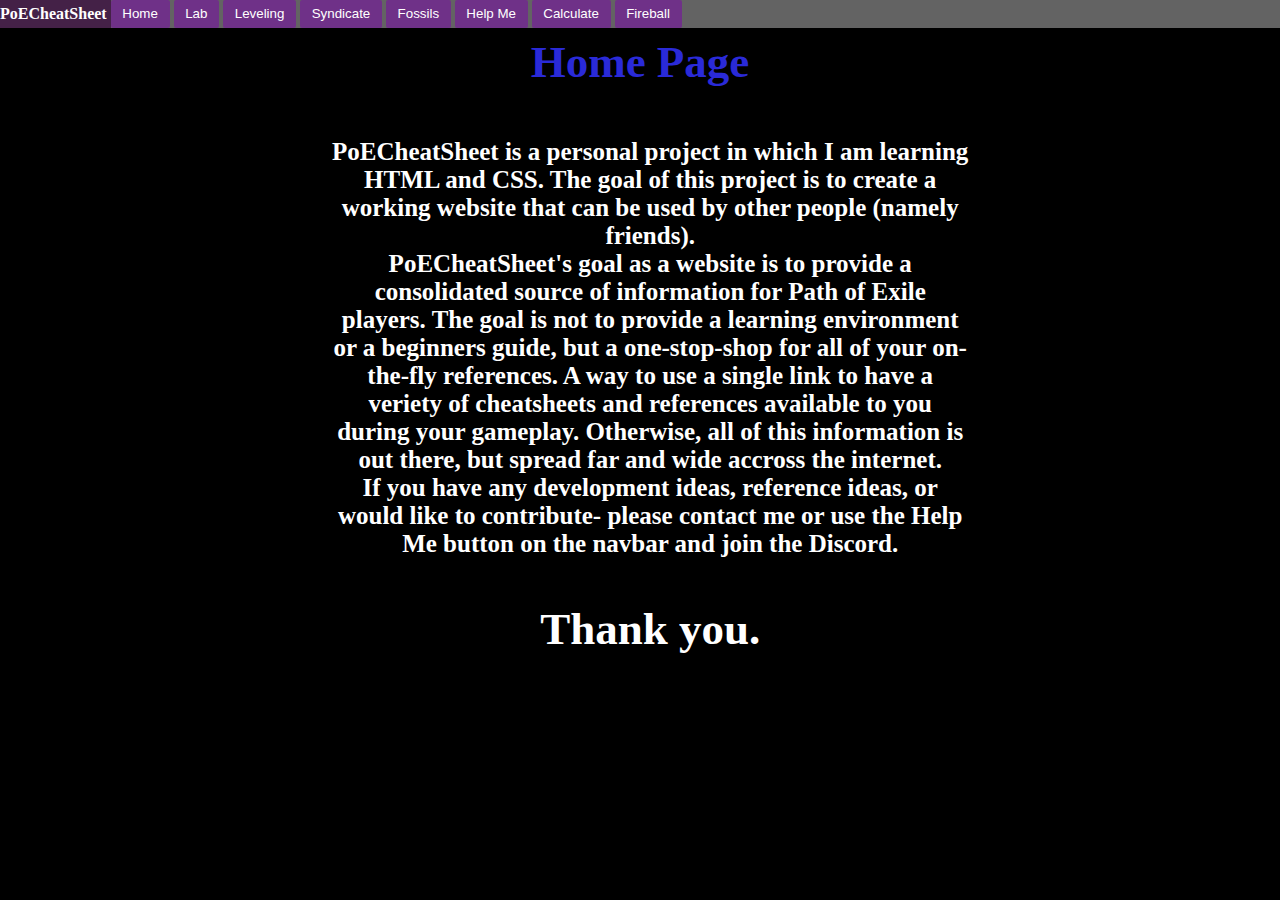
<file: index.html>
<!DOCTYPE html>
<html lang="en">

<head>
  <meta name="google-site-verification" content="Tm1PQWECHXl9LMDbqMh-3xh-y-qtCpIj15t1S1kDEHQ" />
  <title>THE BLIGHT</title>
  <!--  <link rel="stylesheet" href="./styles/lab.css">*/ -->
  <link rel="stylesheet" href="./styles/button.css">
  <link rel="stylesheet" href="./styles/navbar.css">
  <meta charset="utf-8">


  <style>
    body {
      background: url(https://web.poecdn.com/image/layout/blight-bg.jpg?1568172500905);
      background-color: black;
      color: rgb(255, 255, 255);
      font-weight: bold;
      font-family: 'Times New Roman', Times, serif;
    }

    .h1 {
      font-weight: bolder;
      font-size: 45px;
      color: #2a2ad8;
      text-align: center;
      margin-top: 4vh;
    }

    .box {
      background: transparent;
      border: 15px solid rgba(32, 32, 32, 0);
      padding: 4vw;
      margin-left: 20vw;
      text-align: center;
      font-size: 25px;
      padding-top: 10px;
      width: 50vw;
      height: 75vh;
    }

    .thick {
      font-weight: bolder;
      font-size: 45px;
      color: white
    }
  </style>

</head>

<body>

  <div class="navbar">

    <span class="navbarthing">
      PoECheatSheet
    </span>

    <button onclick="location.href='./index.html'"> Home</button>
    <button onclick="location.href='./lab.html'">Lab</button>
    <button onclick="location.href='./leveling.html'">Leveling</button>
    <button onclick="location.href='./syndicate.html'">Syndicate</button>
    <button onclick="location.href='./fossils.html'">Fossils </button>
    <button onclick="location.href='./help.html'"> Help Me </button>
    <button onclick="location.href='./poecalc.html'"> Calculate </button>
    <button onclick="location.href='./fireball.html'"> Fireball</button>
  </div>


  <div class="h1">Home Page</div>

  <div class="box">

    <p>PoECheatSheet is a personal project in which I am learning HTML and CSS. The goal of this project
      is to create a working website that can be used by other people (namely friends).

      <br>

      PoECheatSheet's goal as a website is to provide a consolidated source of information for Path of Exile players.
      The goal is not to provide a learning environment or a beginners guide, but a one-stop-shop for all of your
      on-the-fly references. A way to use a single link to have a veriety of cheatsheets and references available to
      you during your gameplay. Otherwise, all of this information is out there, but spread far and wide accross the
      internet.
      <br>

      If you have any development ideas, reference ideas, or would like to contribute- please contact me or use the
      Help Me button on the navbar and join the Discord.

      <br>
    </p>
    <p class="thick">Thank you.
    </p>
  </div>

</body>
<!-- This should all be neatly formatted and written now. Potential for extraneous code, but should be easy to read. -->

</html>
</file>
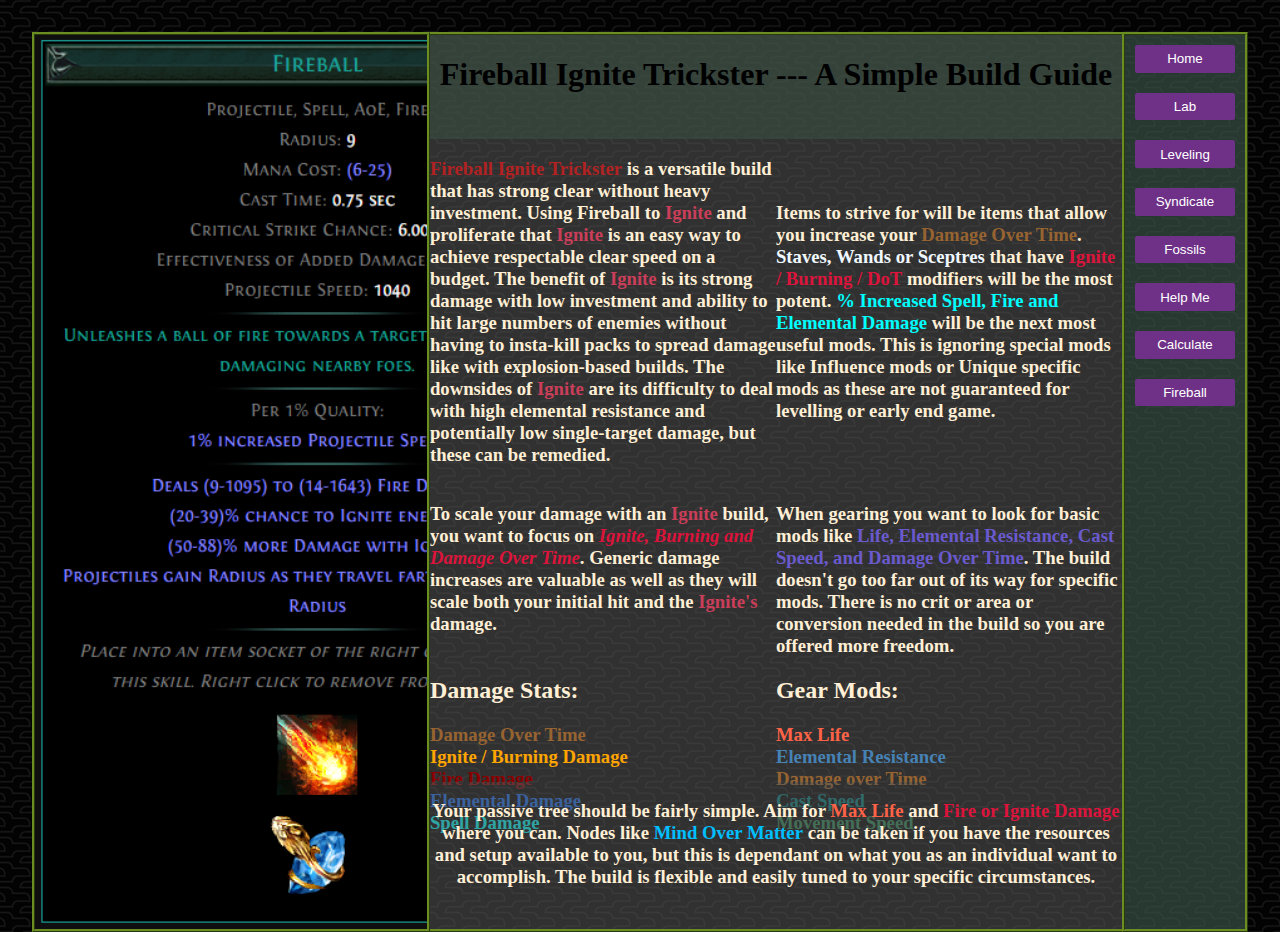
<file: fireball.html>
<!DOCTYPE html>

    <head>
        <meta charset="utf-8">
        <meta http-equiv="X-UA-Compatible" content="IE=edge">
        <title>Fireball</title>
        <meta name="description" content="">
        <meta name="viewport" content="width=device-width, initial-scale=1">
        <link rel="stylesheet" href="./styles/gridtest.css">
        <link rel="stylesheet" href="./styles/button2.css">
    </head>
    <body>
   <div class="parent">
        <div class="header">
            <h1>
                Fireball Ignite Trickster --- A Simple Build Guide
            </h1>
        </div>
        <div class="main">

        <div class="m1">
            <h3>
                <b style="color: firebrick"> Fireball Ignite Trickster</b> is a versatile build that has strong clear without heavy investment. Using Fireball to <b style="color: rgb(202, 62, 90);">Ignite</b> and proliferate that <b style="color: rgb(202, 62, 90);">Ignite</b> is an
                easy way to achieve respectable clear speed on a budget. The benefit of <b style="color: rgb(202, 62, 90);">Ignite</b> is its strong damage with low investment and ability to hit large numbers of
                enemies without having to insta-kill packs to spread damage like with explosion-based builds. The downsides of <b style="color:rgb(202, 62, 90);">Ignite</b> are its difficulty to deal with high
                elemental resistance and potentially low single-target damage, but these can be remedied.
            </h3>
        </div>

        <div class="m2">
            <h3>
                Items to strive for will be items that allow you increase your <b style="color:rgb(151, 100, 49);">Damage Over Time</b>. <b style="color: aliceblue;">Staves, Wands or Sceptres</b> that have <b style="color:crimson">Ignite / Burning / DoT</b> modifiers will be the most potent.<b style="color: cyan;"> % Increased Spell, Fire and Elemental Damage</b> will be the next most useful mods. This is ignoring special mods like Influence mods or Unique specific mods as these are not guaranteed for levelling or early end game. 
            </h3>
        </div>

        <div class="m3">
            <h3>
                To scale your damage with an <b style="color: rgb(202, 62, 90) ;">Ignite</b> build, you want to focus on <i style="color: crimson;">Ignite, Burning and Damage Over Time</i>. Generic damage increases are valuable as well as they will scale both your initial hit and the <b style="color: rgb(202, 62, 90) ;">Ignite's</b> damage.
                <br>
                <br>
            </h3>
                 <h2>
                Damage Stats:<br>
                </h2>   
                <h3>  
                    <b style="color:rgb(151, 100, 49);">Damage Over Time</b><br>
                    <b style="color:orange;">Ignite / Burning Damage</b><br>
                    <b style="color:darkred;">Fire Damage</b><br>
                    <b style="color: rgb(25, 112, 241);">Elemental Damage</b><br>
                    <b style="color: cyan;">Spell Damage</b><br>
                 
                </h3>
        </div>

        <div class="m4">
            <h3>
                When gearing you want to look for basic mods like <b style="color:slateblue;"> Life, Elemental Resistance, Cast Speed, and Damage Over Time</b>. The build doesn't go too far out of its way for specific mods. There is no crit or area or conversion needed in the build so you are offered more freedom.
            </p>
            <h2>
                Gear Mods:
            </h3>
            <h3>
                <b style="color: tomato;">Max Life</b><br>
                <b style="color: steelblue;">Elemental Resistance</b><br>
                <b style="color:rgb(151, 100, 49);"> Damage over Time</b><br>
                <b style="color: teal;">Cast Speed</b><br>
                <b style="color: seagreen;"> Movement Speed</b><br>
            </h3>
        </div>





        </div>
        <div class="right">
            <div class="box">
                <button onclick="location.href='./index.html'"> Home</button>
                <button onclick="location.href='./lab.html'">Lab</button>
                <button onclick="location.href='./leveling.html'">Leveling</button>
                <button onclick="location.href='./syndicate.html'">Syndicate</button>
                <button onclick="location.href='./fossils.html'">Fossils </button>
                <button onclick="location.href='./help.html'"> Help Me </button>
                <button onclick="location.href='./poecalc.html'"> Calculate </button>
                <button onclick="location.href='./fireball.html'"> Fireball</button>
            </div>

        </div>
        <div class="footer">
            <div class="box">
                <h3>
                    Your passive tree should be fairly simple. Aim for <b style="color: tomato;">Max Life</b> and <b style="color: crimson;"> Fire or Ignite Damage</b> where you can. Nodes like <b style="color: deepskyblue;"> Mind Over Matter</b> can be taken if you have the resources and setup available to you, but this is dependant on what you as an individual want to accomplish. The build is flexible and easily tuned to your specific circumstances.<br> <br>
        
                </h3>
            </div>
        </div>
        <div class="left">

        </div>


   </div>


    </body>
</html>
</file>
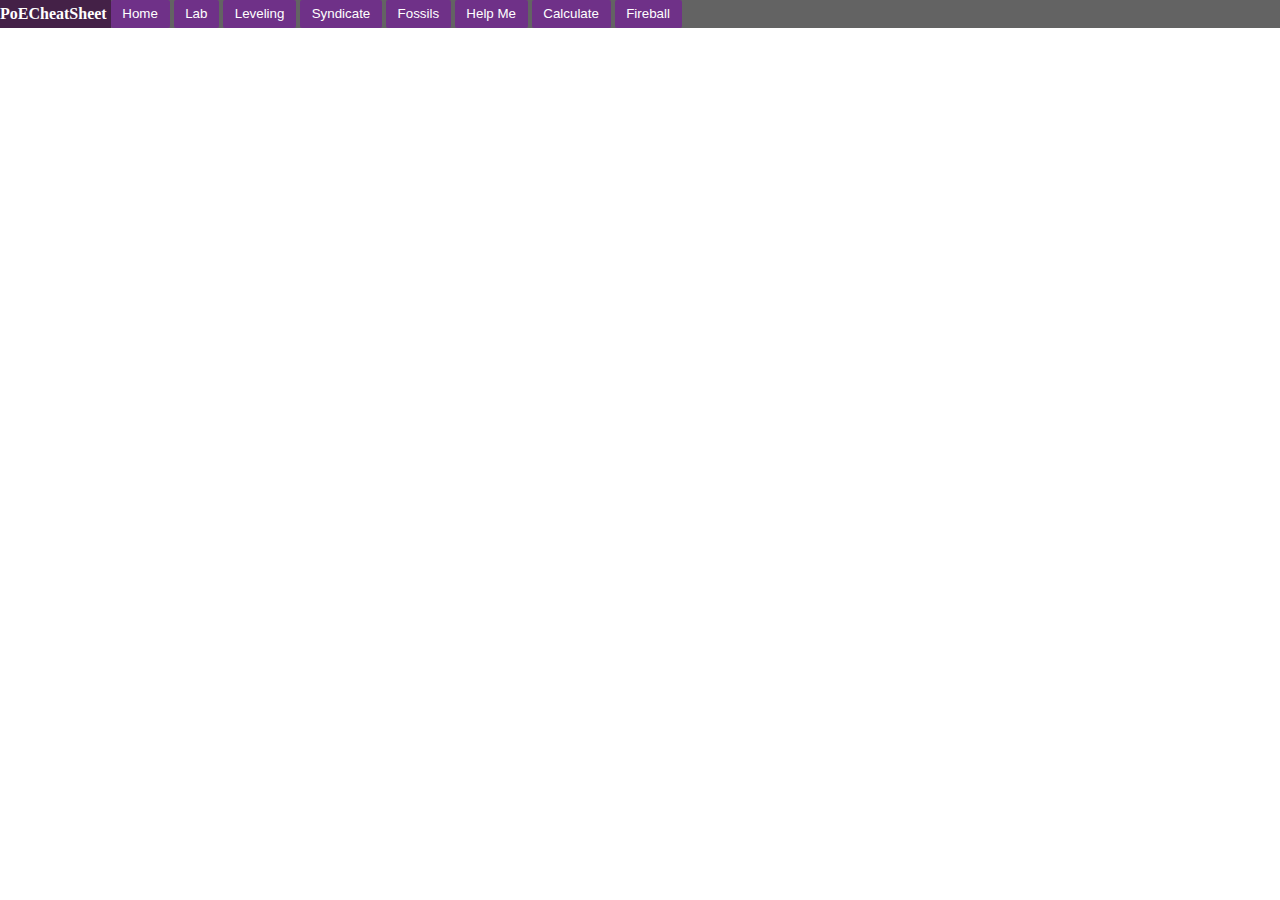
<file: help.html>
<!DOCTYPE html>
<html lang="en">

<head>
  <title>HELP</title>

  <link rel="stylesheet" href="./styles/button.css">
  <link rel="stylesheet" href="./styles/navbar.css">
  <link rel="stylesheet" href="./styles/lab.css">
  <meta charset="utf-8">
  <style>
    body {
      background: url("https://web.poecdn.com/image/layout/blight-bg.jpg?1568172500905");
      color: white;
      font-weight: bold;
    }
  </style>
</head>

<body>

  <div class="navbar">

    <span class="navbarthing">
      PoECheatSheet
    </span>

    <button onclick="location.href='./index.html'"> Home</button>
    <button onclick="location.href='./lab.html'">Lab</button>
    <button onclick="location.href='./leveling.html'">Leveling</button>
    <button onclick="location.href='./syndicate.html'">Syndicate</button>
    <button onclick="location.href='./fossils.html'">Fossils </button>
    <button onclick="location.href='./help.html'"> Help Me </button>
    <button onclick="location.href='./poecalc.html'"> Calculate </button>
    <button onclick="location.href='./fireball.html'"> Fireball</button>
  </div>
  <div class="box">
    <h1>This is the Help page.</h1>

    <p>If you would like to help, please contact me or join me through the link below.</p>



    <iframe src="https://discordapp.com/widget?id=618550292803354645&theme=dark" width="350" height="500" frameborder="0"></iframe>

  </div>



</body>

</html>
</file>
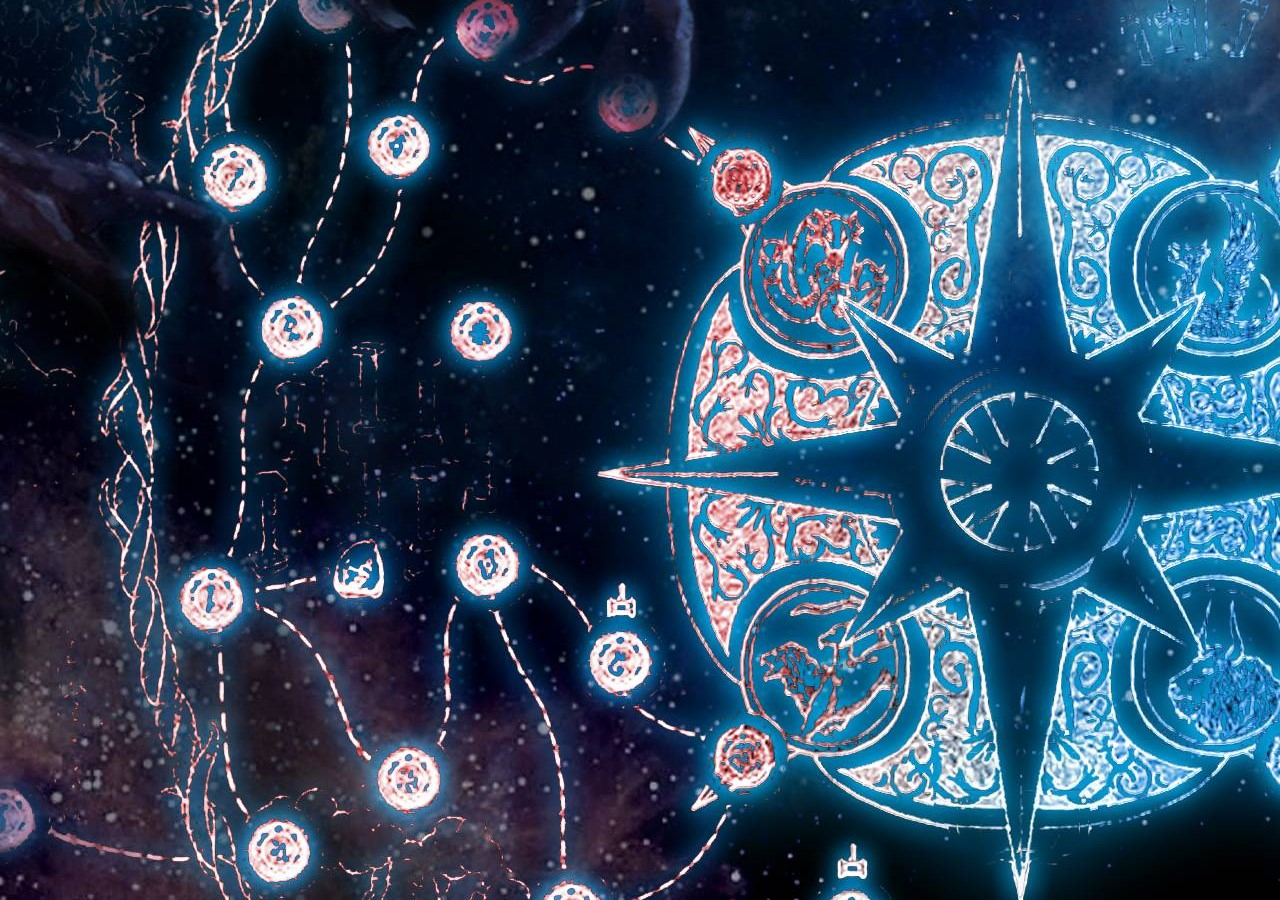
<file: Lab.html>
<!DOCTYPE html>
<html lang="en">

<header>
        <title>Lab</title>
        <style>
        body {  
            text-align: center;
            background: url(./images/poewp.jpg);
            color: rgb(18, 21, 230);
        }
        </style>

</header>















</html>
</file>
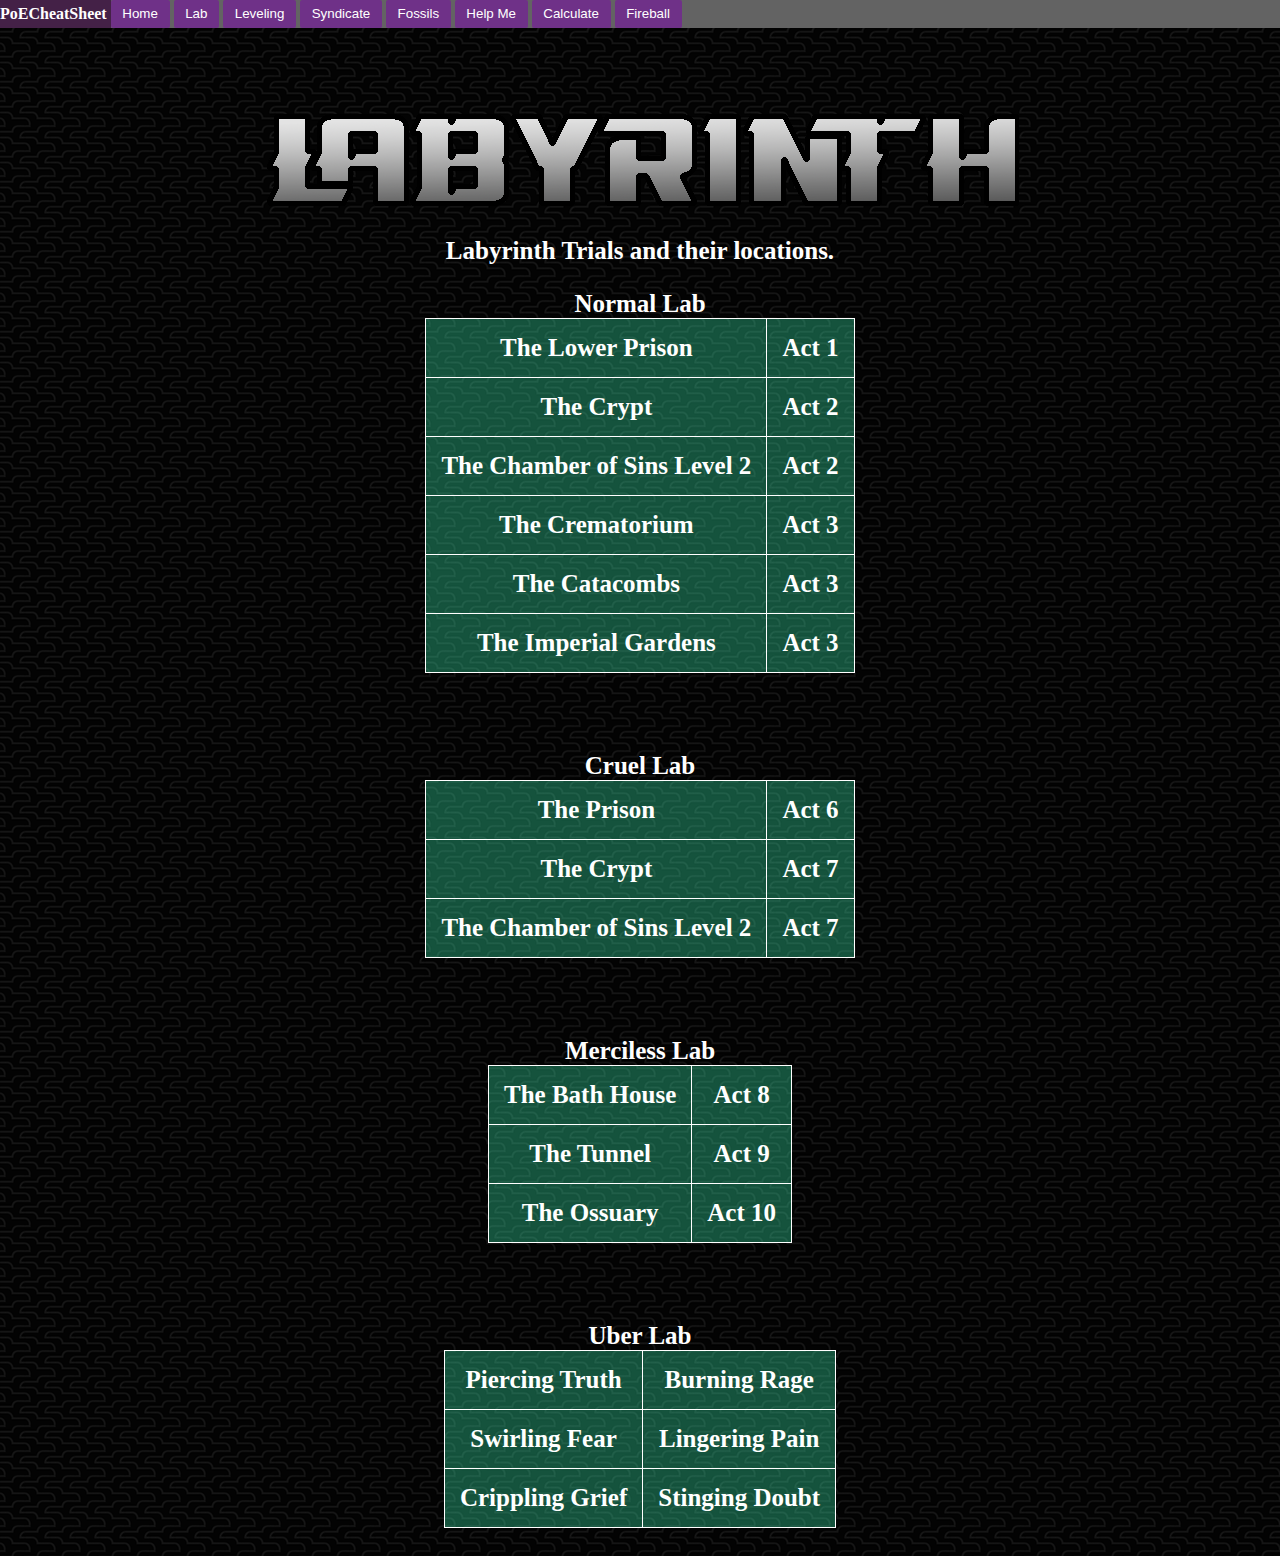
<file: lab.html>
<!DOCTYPE html>
<html lang="en">

<head>
    <title>Lab</title>
    <link rel="stylesheet" href="./styles/button.css">
    <link rel="stylesheet" href="./styles/navbar.css">
    <link rel="stylesheet" href="./styles/lab.css">
    <link rel="stylesheet" href="./styles/table.css">
    <meta charset="utf-8">
    <style>
        body {

            background: url(./images/beanstalk-dark.png);
        }

        .image {
            margin-left: 0vw;

        }
    </style>
</head>

<body>
    <div class="navbar">

        <span class="navbarthing">
            PoECheatSheet
        </span>

        <button onclick="location.href='./index.html'"> Home</button>
        <button onclick="location.href='./lab.html'">Lab</button>
        <button onclick="location.href='./leveling.html'">Leveling</button>
        <button onclick="location.href='./syndicate.html'">Syndicate</button>
        <button onclick="location.href='./fossils.html'">Fossils </button>
        <button onclick="location.href='./help.html'"> Help Me </button>
        <button onclick="location.href='./poecalc.html'"> Calculate </button>
        <button onclick="location.href='./fireball.html'"> Fireball</button>
    </div>

    <div class="box">


        <img src="./images/testlab.png" alt="logo" class='image'>

        <p><strong>Labyrinth Trials and their locations.</strong></p>


        <table class="center">
            <caption>Normal Lab</caption>

            <tr>
                <td>The Lower Prison</td>
                <td>Act 1</td>
            </tr>

            <tr>
                <td>The Crypt</td>
                <td>Act 2</td>
            </tr>

            <tr>
                <td>The Chamber of Sins Level 2</td>
                <td>Act 2</td>
            </tr>

            <tr>
                <td>The Crematorium</td>
                <td>Act 3</td>
            </tr>

            <tr>
                <td>The Catacombs</td>
                <td>Act 3</td>
            </tr>

            <tr>
                <td>The Imperial Gardens</td>
                <td>Act 3</td>
            </tr>

        </table>

        <pre>
        </pre>

        <table class="center">
            <caption>Cruel Lab</caption>

            <tr>
                <td>The Prison</td>
                <td>Act 6</td>

            </tr>
            <tr>
                <td>The Crypt</td>
                <td>Act 7</td>

            </tr>
            <tr>
                <td>The Chamber of Sins Level 2</td>
                <td>Act 7</td>

            </tr>
        </table>

        <pre>
            </pre>


        <table class="center">
            <caption>Merciless Lab</caption>

            <tr>
                <td>The Bath House</td>
                <td>Act 8</td>

            </tr>
            <tr>
                <td>The Tunnel</td>
                <td>Act 9</td>

            </tr>
            <tr>
                <td>The Ossuary</td>
                <td>Act 10</td>

        </table>
        <pre>
            </pre>

        <table class="center">
            <caption>Uber Lab</caption>

            <tr>
                <td>Piercing Truth</td>
                <td>Burning Rage</td>

            </tr>
            <tr>
                <td>Swirling Fear</td>
                <td>Lingering Pain</td>

            </tr>
            <tr>
                <td>Crippling Grief</td>
                <td>Stinging Doubt</td>
            </tr>
        </table>

        <br>

    </div>

    </div>


</body>














</html>
</file>
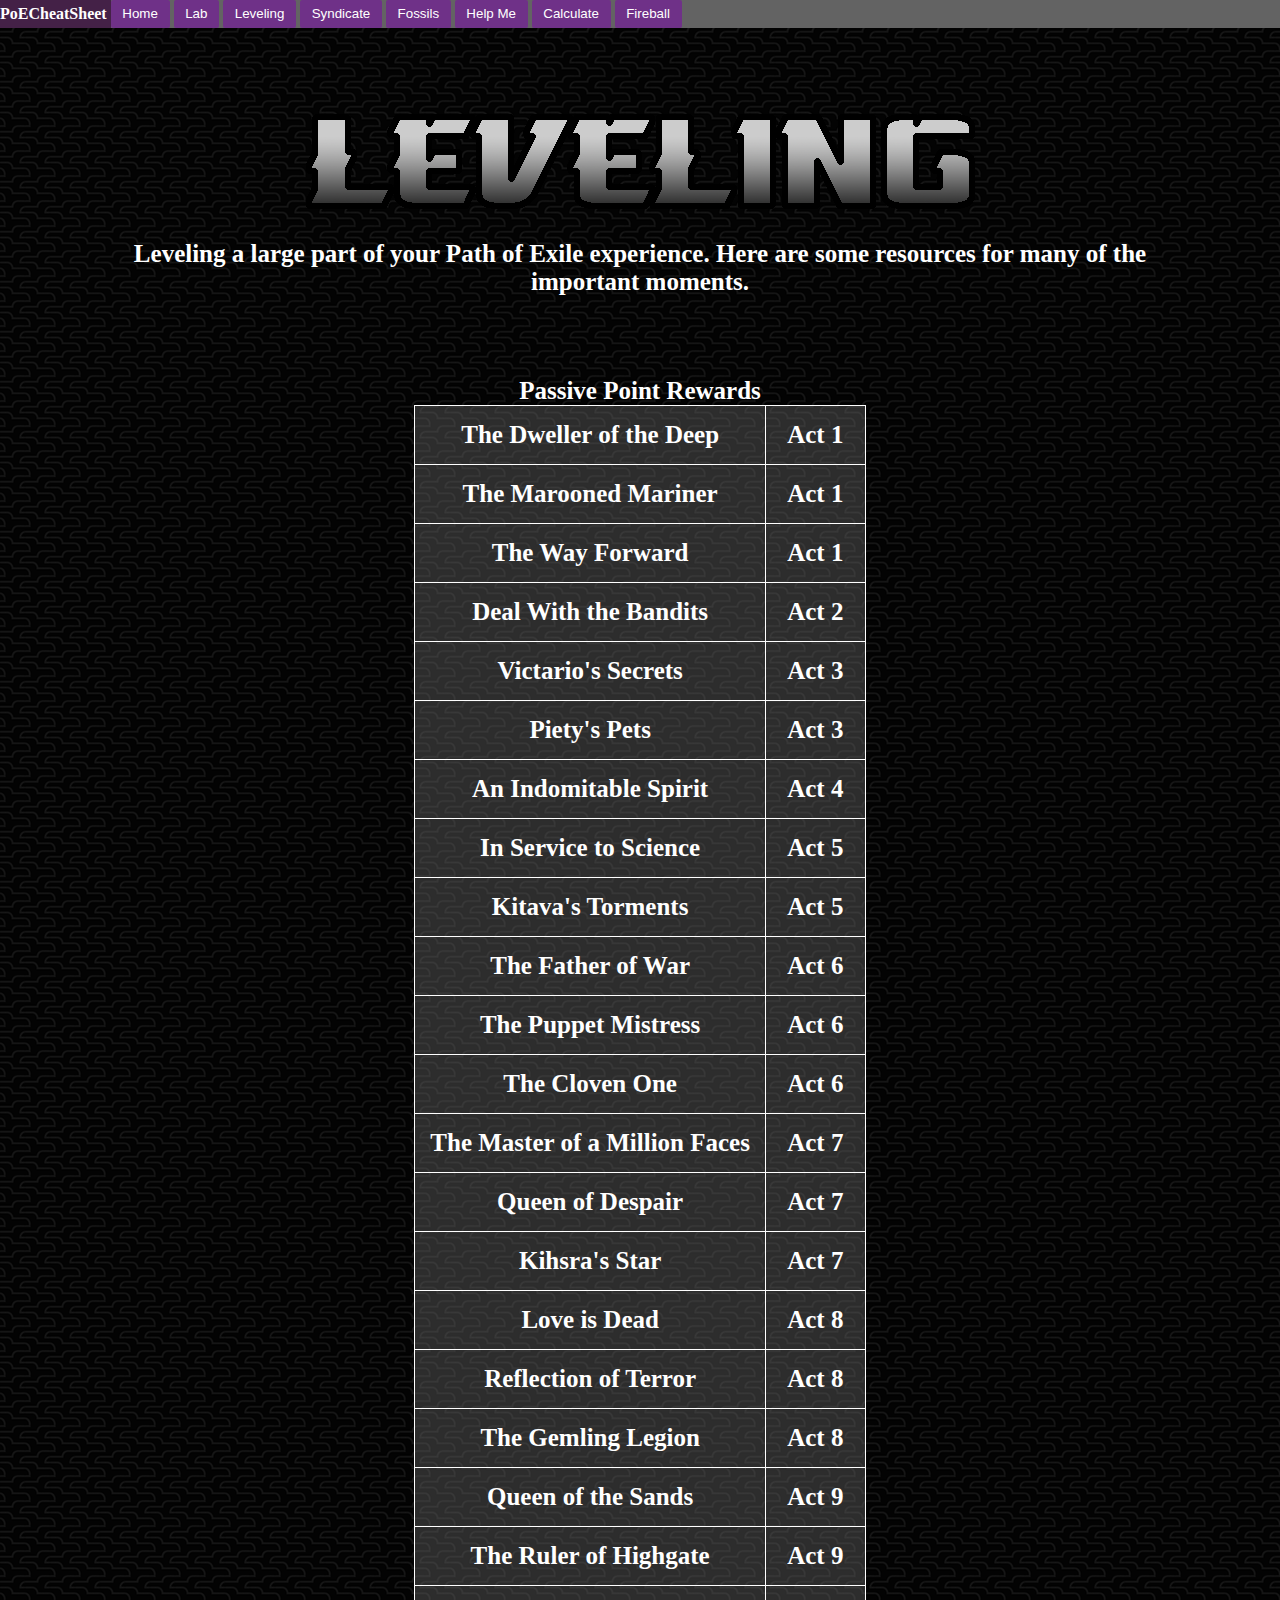
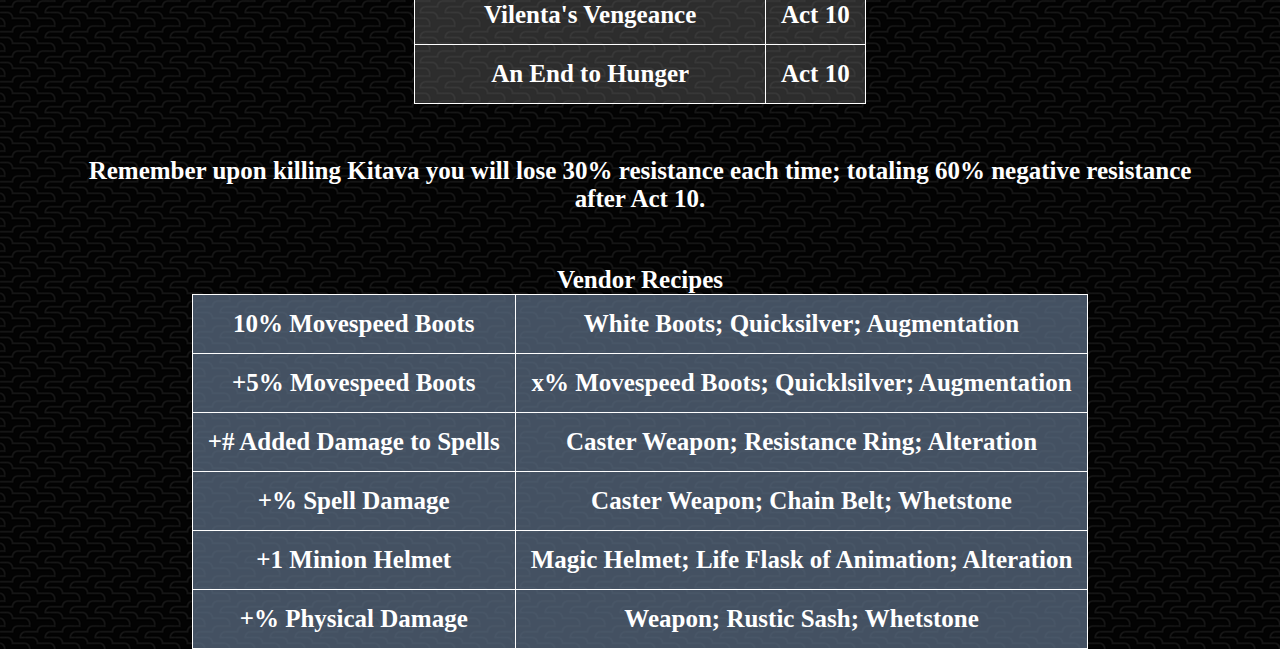
<file: leveling.html>
<!DOCTYPE html>
<html lang="en">

<head>
    <link rel="stylesheet" href="./styles/navbar.css">
    <link rel="stylesheet" href="./styles/button.css">
    <link rel="stylesheet" href="./styles/table.css">
    <link rel="stylesheet" href="./styles/lab.css">
    <meta charset="utf-8">
    <title>Leveling</title>

    <style>
        body {
            background: url(./images/beanstalk-dark.png);
            color: white;
            font-weight: bold;
            margin-top: 4vh;
        }

        .image {
            margin-left: 0;
        }

        table,
        th,
        td {
            background-color: rgba(104, 104, 104, 0.24);
        }

        .tablebackground,
        .tablebackground>*:not(caption) {
            background-color: rgba(86, 111, 145, 0.418) !important;
        }
    </style>


</head>

<body>
    <div class="navbar">

        <span class="navbarthing">
            PoECheatSheet
        </span>

        <button onclick="location.href='./index.html'"> Home</button>
        <button onclick="location.href='./lab.html'">Lab</button>
        <button onclick="location.href='./leveling.html'">Leveling</button>
        <button onclick="location.href='./syndicate.html'">Syndicate</button>
        <button onclick="location.href='./fossils.html'">Fossils </button>
        <button onclick="location.href='./help.html'"> Help Me </button>
        <button onclick="location.href='./poecalc.html'"> Calculate </button>
        <button onclick="location.href='./fireball.html'"> Fireball</button>
    </div>

    <div class="box">

        <img src="./images/leveling.png" alt="leveling">

        <p>Leveling a large part of your Path of Exile experience. Here are some resources for many of the important
            moments.</p>

        <br>
        <br>

        <table class="center">
            <caption>Passive Point Rewards</caption>

            <tr>
                <td>The Dweller of the Deep</td>
                <td>Act 1</td>

            </tr>
            <tr>
                <td>The Marooned Mariner</td>
                <td>Act 1</td>

            </tr>
            <tr>
                <td>The Way Forward</td>
                <td>Act 1</td>

            </tr>
            <tr>
                <td>Deal With the Bandits</td>
                <td>Act 2</td>

            </tr>
            <tr>
                <td>Victario's Secrets</td>
                <td>Act 3</td>

            </tr>
            <tr>
                <td>Piety's Pets</td>
                <td>Act 3</td>
            </tr>
            <tr>
                <td>An Indomitable Spirit</td>
                <td>Act 4</td>

            </tr>
            <tr>
                <td>In Service to Science</td>
                <td>Act 5</td>

            </tr>
            <tr>
                <td>Kitava's Torments</td>
                <td>Act 5</td>

            </tr>
            <tr>
                <td>The Father of War</td>
                <td>Act 6</td>

            </tr>
            <tr>
                <td>The Puppet Mistress</td>
                <td>Act 6</td>

            </tr>
            <tr>
                <td>The Cloven One</td>
                <td>Act 6</td>
            </tr>
            <tr>
                <td>The Master of a Million Faces</td>
                <td>Act 7</td>

            </tr>
            <tr>
                <td>Queen of Despair</td>
                <td>Act 7</td>

            </tr>
            <tr>
                <td>Kihsra's Star</td>
                <td>Act 7</td>

            </tr>
            <tr>
                <td>Love is Dead</td>
                <td>Act 8</td>

            </tr>
            <tr>
                <td>Reflection of Terror</td>
                <td>Act 8</td>

            </tr>
            <tr>
                <td>The Gemling Legion</td>
                <td>Act 8</td>
            </tr>

            <tr>
                <td>Queen of the Sands</td>
                <td>Act 9</td>

            </tr>
            <tr>
                <td>The Ruler of Highgate</td>
                <td>Act 9</td>

            </tr>
            <tr>
                <td>Vilenta's Vengeance</td>
                <td>Act 10</td>

            </tr>
            <tr>
                <td>An End to Hunger</td>
                <td>Act 10</td>
        </table>


        <br>

        <p>Remember upon killing Kitava you will lose 30% resistance each time; totaling 60% negative resistance
            after Act 10.</p>

        <br>





        <table class="tablebackground center">

            <caption>Vendor Recipes</caption>

            <tr>
                <td>10% Movespeed Boots</td>
                <td>White Boots; Quicksilver; Augmentation</td>

            </tr>
            <tr>
                <td>+5% Movespeed Boots</td>
                <td>x% Movespeed Boots; Quicklsilver; Augmentation</td>

            </tr>
            <tr>
                <td>+# Added Damage to Spells</td>
                <td>Caster Weapon; Resistance Ring; Alteration</td>

            </tr>
            <tr>
                <td>+% Spell Damage</td>
                <td>Caster Weapon; Chain Belt; Whetstone</td>

            </tr>
            <tr>
                <td>+1 Minion Helmet</td>
                <td>Magic Helmet; Life Flask of Animation; Alteration</td>

            </tr>
            <tr>
                <td>+% Physical Damage</td>
                <td>Weapon; Rustic Sash; Whetstone</td>
            </tr>
        </table>
    </div>

</body>

</html>
</file>
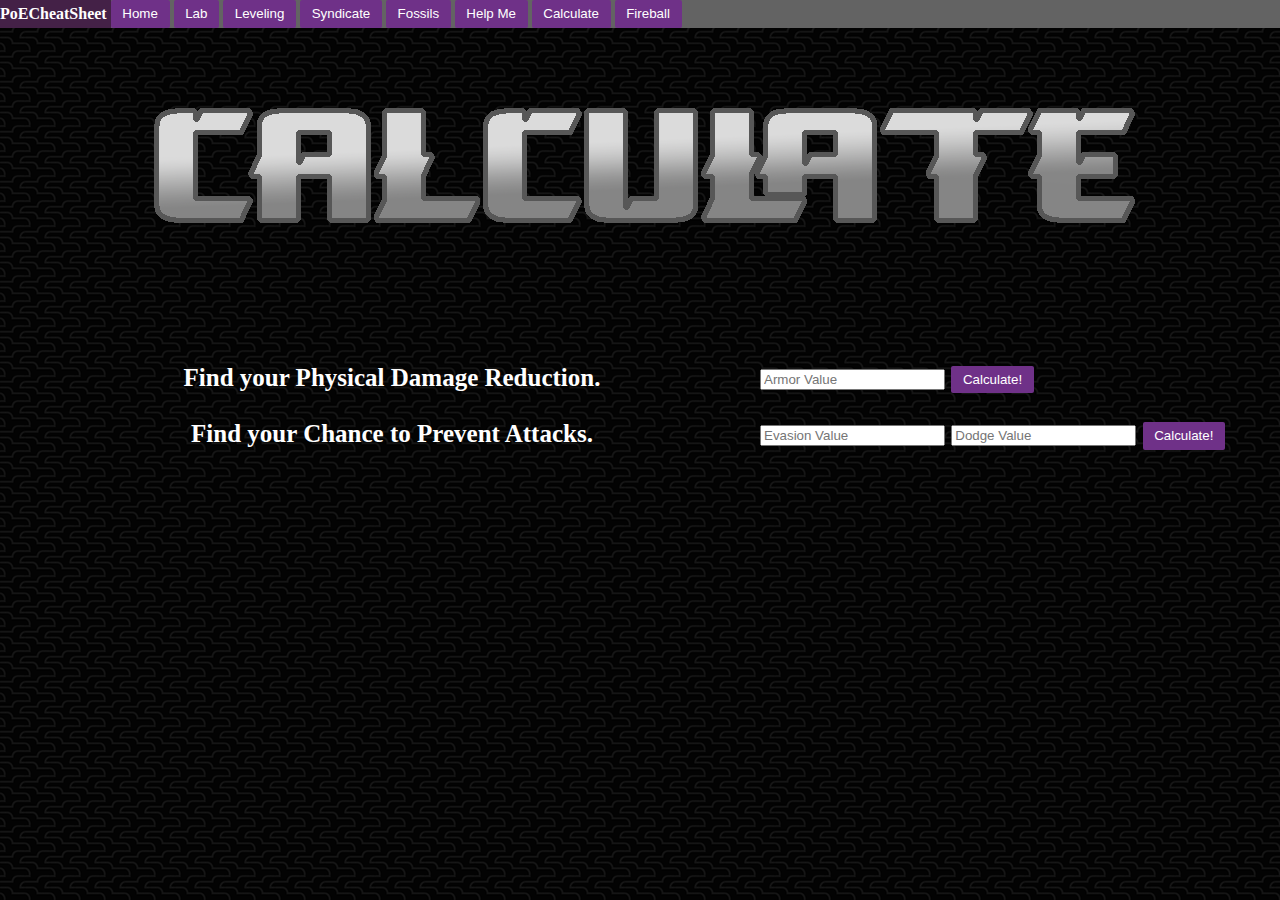
<file: poecalc.html>
<!DOCTYPE html>
<html lang="en">

<head>
  <meta name="google-site-verification" content="Tm1PQWECHXl9LMDbqMh-3xh-y-qtCpIj15t1S1kDEHQ" />
  <title>Calculations</title>
  <!--  <link rel="stylesheet" href="./styles/lab.css">*/ -->
  <link rel="stylesheet" href="./styles/button.css">
  <link rel="stylesheet" href="./styles/navbar.css">
  <meta charset="utf-8">

  <script>
    window.addEventListener('DOMContentLoaded', contentLoaded);


    function contentLoaded() {
      const armorButton = document.getElementById('armorButton');
      armorButton.addEventListener('click', displayArmor);
      const evasionButton = document.getElementById('evasionButton')
      evasionButton.addEventListener('click', displayEvasion);
    }

    function calculateArmor(armorValue) {
      // do math
      // dr = (int(armor) / (int(armor) + (10 * 1000)))
      // armor = armorValue


      const reduction = armorValue / (armorValue + (10 * 1000));
      return "Your Physical Damage Reduction is: " + (reduction * 100).toFixed(2) + "%";
    }

    function calculateEvasion(evasionValue, dodgeValue) {
      console.log(evasionValue, dodgeValue);

      const dc1 = Number('.' + dodgeValue);
      console.log(dc1);
      const part1 = (538);
      const part2 = (evasionValue * .25)
      const exponent = (Math.pow(part2, .8));
      console.log('part1', part1);
      console.log('exponent', exponent);
      const ec = part1 / (538 + exponent);
      const cp1 = ec;
      const cp2 = 1 - (dc1);
      const cpa = 1 - (cp1 * cp2);
      return "Your Chance to Prevent Attacks is: " + (cpa * 100).toFixed(2) + "%";
    }

    function displayArmor() {
      const armorTextBox = document.getElementById('armor');
      const armorValue = armorTextBox.value;
      const armorResultTag = document.getElementById('armorResult');
      armorResultTag.innerText = calculateArmor(Number(armorValue));
      armorResultTag.style.display = "block";
    }

    function displayEvasion() {
      const evasionTextBox = document.getElementById('evasion');
      const dodgeTextBox = document.getElementById('dodge');
      const evasionValue = evasionTextBox.value;
      const dodgeValue = dodgeTextBox.value;
      const evasionResultTag = document.getElementById('evasionResult');
      evasionResultTag.innerText = calculateEvasion(Number(evasionValue), Number(dodgeValue))
      evasionResultTag.style.display = "block";
    }
  </script>
  <style>
    body {
      background: url(./images/beanstalk-dark.png);
      background-color: black;
      color: rgb(255, 255, 255);
      font-weight: bold;
    }

    .h1 {
      font-weight: bolder;
      font-size: 45px;
      color: #2a2ad8;
      text-align: center;
      margin-top: 10vh;
    }

    .answer {
      font-weight: bolder;
      font-size: 80px;
      color: rgb(86, 207, 255);
      text-align: left;

    }

    .hdr {
      font-size: 35px;
      font-weight: bold;
      color: white;
      text-align: center;
    }

    .box {
      background: transparent;
      border: 15px solid rgba(32, 32, 32, 0);
      padding: 4vw;
      margin-left: 20vw;
      text-align: center;
      font-size: 25px;
      padding-top: 10px;
      width: 50vw;
      height: 100vh;
    }

    .left {
      background: transparent;
      border: 0px solid (32, 32, 32, 0);
      padding: 0vw;
      margin-left: 10vw;
      text-align: center;
      font-size: 25px;
      padding-top: 13vh;
      width: 40vw;
      height: 20vh;
      float: left;


    }

    .right {
      background: transparent;
      border: 0px solid (32, 32, 32, 0);
      padding: 0vw;
      margin-left: 5vw;
      text-align: left;
      font-size: 25px;
      padding-top: 10vh;
      width: 40vw;
      height: 20vh;
      float: right;
      color: tomato;

    }

    .thick {
      font-weight: bolder;
      font-size: 45px;
      color: white
    }

    .return {
      background: transparent;
      border: 0px;
      padding: 0vw;
      text-align: center;
      font-size: 40px;
      padding-top: 45vh;
      width: 99vw;
      height: 20vh;
      color: tomato;
      float: none;
    }
  </style>

</head>

<body>

  <div class="navbar">

    <span class="navbarthing">
      PoECheatSheet
    </span>

    <button onclick="location.href='./index.html'"> Home</button>
    <button onclick="location.href='./lab.html'">Lab</button>
    <button onclick="location.href='./leveling.html'">Leveling</button>
    <button onclick="location.href='./syndicate.html'">Syndicate</button>
    <button onclick="location.href='./fossils.html'">Fossils </button>
    <button onclick="location.href='./help.html'"> Help Me </button>
    <button onclick="location.href='./poecalc.html'"> Calculate </button>
    <button onclick="location.href='./fireball.html'"> Fireball</button>
  </div>

  <div class="h1">

    <img src="./images/calculate.png">
  </div>


  <div class="left">

    <div class="hdr">
     
    </div>
    
    Find your Physical Damage Reduction.
    <br>
    <br>
    Find your Chance to Prevent Attacks.
  </div>


  <div class="right">
    
    <p> <input type="number" id="armor" placeholder="Armor Value">
      <button id="armorButton">Calculate!</button>
    </p>

    <!--<answer id="armorResult" style="display: none"></answer>-->

    <p>
      <input type="number" id="evasion" placeholder="Evasion Value">
      <input type="number" id="dodge" placeholder="Dodge Value">
      <button id="evasionButton">Calculate!</button>
    </p>
    <br>
    <!--<answer id="evasionResult" style="display: none"></answer>-->


  </div>
  <div class="return">

    <answer id="armorResult" style="display: none"></answer>

    <answer id="evasionResult" style="display: none"></answer>
  </div>
</body>
</file>
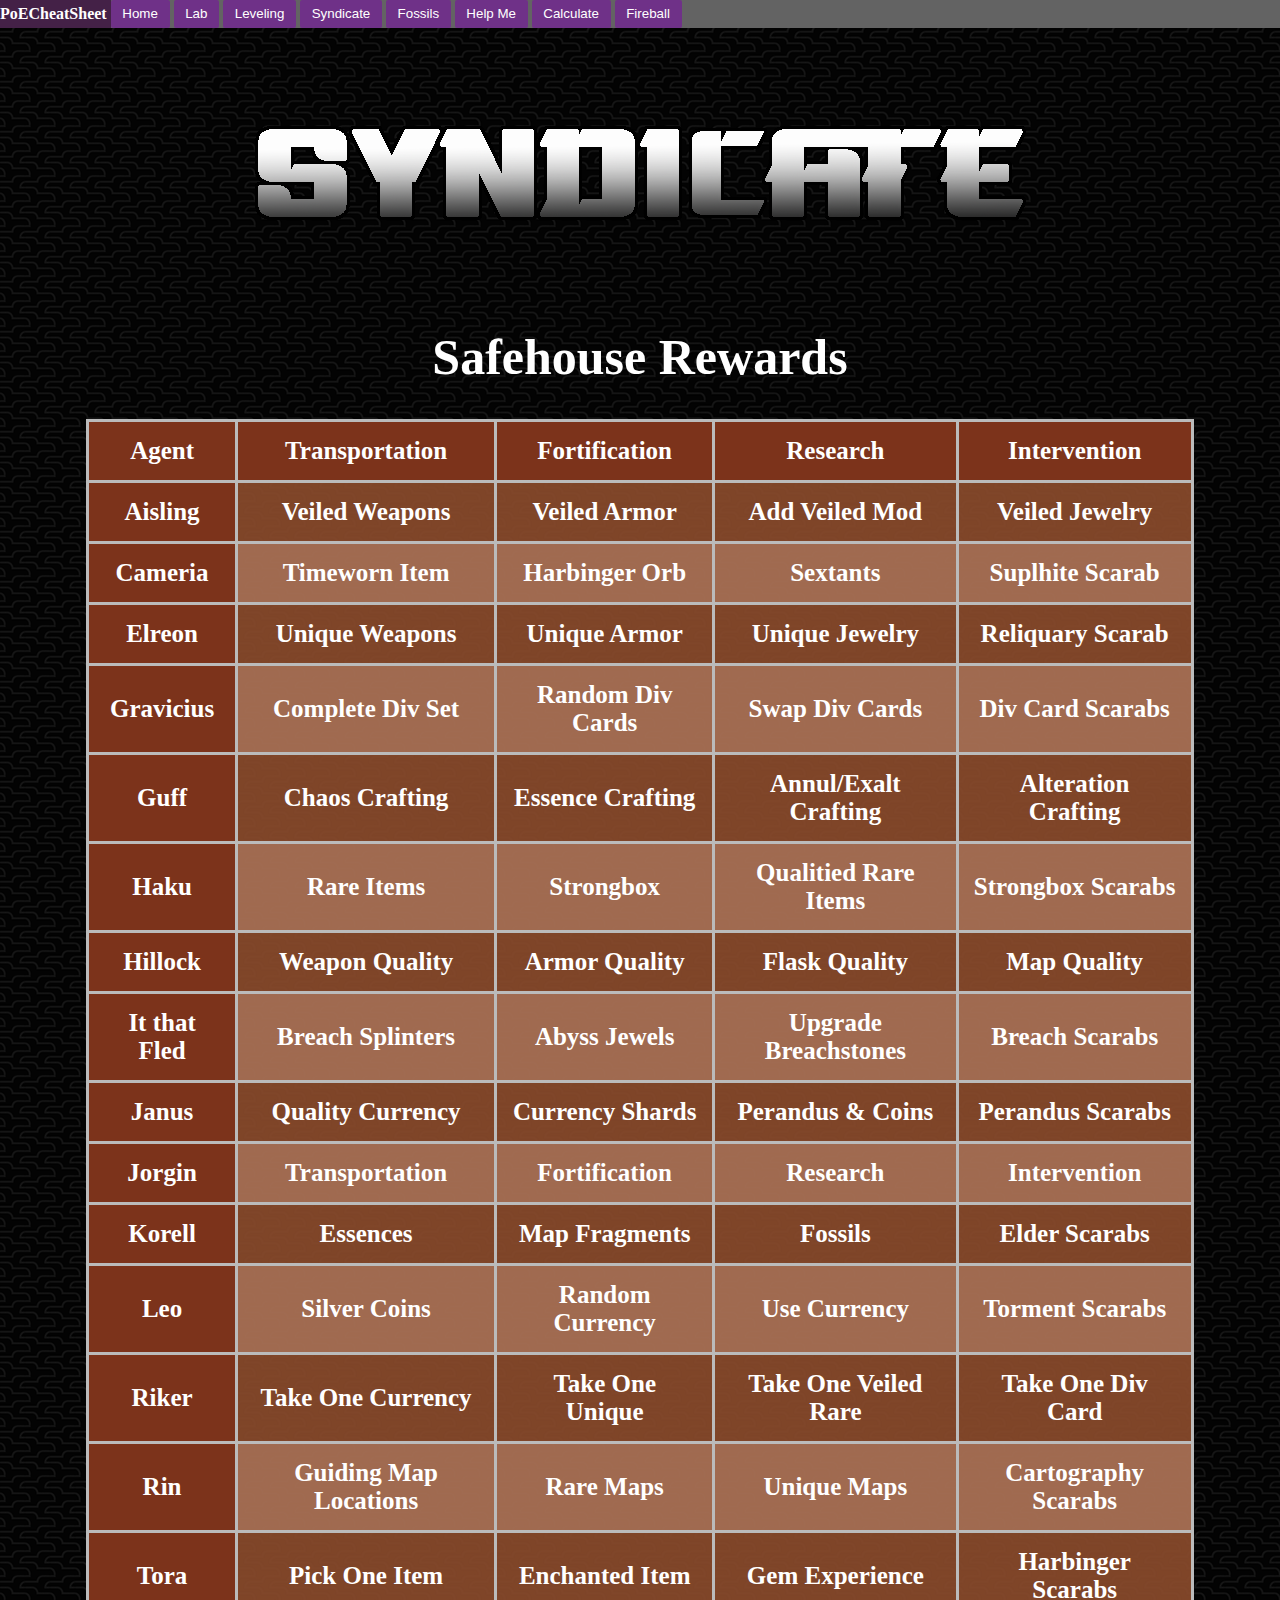
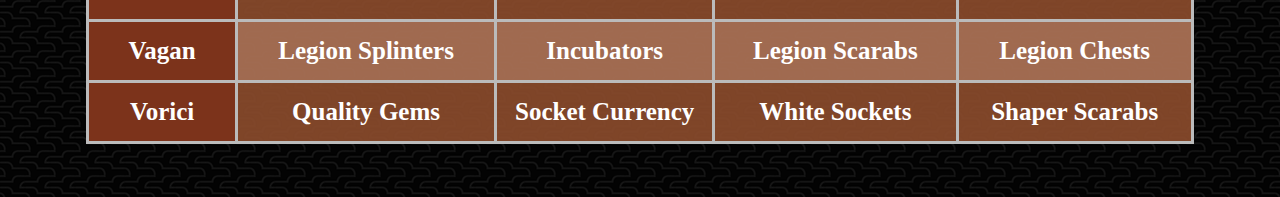
<file: syndicate.html>
<!DOCTYPE html>
<html lang="en">

<head>
    <title>Syndicate</title>
    <link rel="stylesheet" href="./styles/lab.css">
    <link rel="stylesheet" href="./styles/button.css">
    <link rel="stylesheet" href="./styles/navbar.css">
    <meta charset="utf-8">

    <style>
        table,
        th,
        td {
            border: 3px solid rgb(187, 187, 187);
            background-color: rgba(153, 73, 35, 0.596);
            border-collapse: collapse;
        }

        th,
        td {
            padding: 15px;
            text-align: center;
        }

        table.center {
            margin-left: auto;
            margin-right: auto;
        }


        table#t01 tr:nth-child(even) {
            background-color: rgba(85, 85, 85, 0.425);
        }

        table#t01 tr:nth-child(odd) {
            background-color: rgba(209, 207, 207, 0.671);
        }

        table#t01 th {
            background-color: rgb(124, 51, 27);
            color: white;
        }

        body {

            background: url(./images/beanstalk-dark.png);
        }
    </style>

</head>

<body>
    <div class="navbar">

        <span class="navbarthing">
            PoECheatSheet
        </span>

        <button onclick="location.href='./index.html'"> Home</button>
        <button onclick="location.href='./lab.html'">Lab</button>
        <button onclick="location.href='./leveling.html'">Leveling</button>
        <button onclick="location.href='./syndicate.html'">Syndicate</button>
        <button onclick="location.href='./fossils.html'">Fossils </button>
        <button onclick="location.href='./help.html'"> Help Me </button>
        <button onclick="location.href='./poecalc.html'"> Calculate </button>
        <button onclick="location.href='./fireball.html'"> Fireball</button>
    </div>

    <div class="box">


        <img src="./images/syndicate.png">
        <p>

            <br>

            <h1>Safehouse Rewards</h1>

        </p>
        <table id="t01" class="center">
            <tr>
                <th>Agent</td>
                <th>Transportation</td>
                <th>Fortification</td>
                <th>Research</td>
                <th>Intervention</td>
            </tr>

            <tr>
                <th>Aisling</th>
                <td>Veiled Weapons</td>
                <td>Veiled Armor</td>
                <td>Add Veiled Mod</td>
                <td>Veiled Jewelry</td>
            </tr>

            <tr>
                <th>Cameria</th>
                <td>Timeworn Item</td>
                <td>Harbinger Orb</td>
                <td>Sextants</td>
                <td>Suplhite Scarab</td>
            </tr>

            <tr>
                <th>Elreon</th>
                <td>Unique Weapons</td>
                <td>Unique Armor</td>
                <td>Unique Jewelry</td>
                <td>Reliquary Scarab</td>

            </tr>

            <tr>
                <th>Gravicius</th>
                <td>Complete Div Set</td>
                <td>Random Div Cards</td>
                <td>Swap Div Cards</td>
                <td>Div Card Scarabs</td>

            </tr>

            <tr>
                <th>Guff</th>
                <td>Chaos Crafting</td>
                <td>Essence Crafting</td>
                <td>Annul/Exalt Crafting</td>
                <td>Alteration Crafting</td>

            </tr>

            <tr>
                <th>Haku</th>
                <td>Rare Items</td>
                <td>Strongbox</td>
                <td>Qualitied Rare Items</td>
                <td>Strongbox Scarabs</td>

            </tr>

            <tr>
                <th>Hillock</th>
                <td>Weapon Quality</td>
                <td>Armor Quality</td>
                <td>Flask Quality</td>
                <td>Map Quality</td>

            </tr>

            <tr>
                <th>It that Fled</th>
                <td>Breach Splinters</td>
                <td>Abyss Jewels</td>
                <td>Upgrade Breachstones</td>
                <td>Breach Scarabs</td>

            </tr>

            <tr>
                <th>Janus</th>
                <td>Quality Currency</td>
                <td>Currency Shards</td>
                <td>Perandus & Coins</td>
                <td>Perandus Scarabs</td>

            </tr>
            <tr>
                <th>Jorgin</th>
                <td>Transportation</td>
                <td>Fortification</td>
                <td>Research</td>
                <td>Intervention</td>

            </tr>
            <tr>
                <th>Korell</th>
                <td>Essences</td>
                <td>Map Fragments</td>
                <td>Fossils</td>
                <td>Elder Scarabs</td>

            </tr>

            <tr>
                <th>Leo</th>
                <td>Silver Coins</td>
                <td>Random Currency</td>
                <td>Use Currency</td>
                <td>Torment Scarabs</td>

            </tr>


            <tr>
                <th>Riker</th>
                <td>Take One Currency</td>
                <td>Take One Unique</td>
                <td>Take One Veiled Rare</td>
                <td>Take One Div Card</td>

            </tr>

            <tr>
                <th>Rin</th>
                <td>Guiding Map Locations</td>
                <td>Rare Maps</td>
                <td>Unique Maps</td>
                <td>Cartography Scarabs</td>

            </tr>

            <tr>
                <th>Tora</th>
                <td>Pick One Item</td>
                <td>Enchanted Item</td>
                <td>Gem Experience</td>
                <td>Harbinger Scarabs</td>

            </tr>

            <tr>
                <th>Vagan</th>
                <td>Legion Splinters</td>
                <td>Incubators</td>
                <td>Legion Scarabs</td>
                <td>Legion Chests</td>

            </tr>
            <tr>
                <th>Vorici</th>
                <td>Quality Gems</td>
                <td>Socket Currency</td>
                <td>White Sockets</td>
                <td>Shaper Scarabs</td>

            </tr>

        </table>

        <p>

            <br>

        </p>

    </div>


</body>
































</html>
</file>
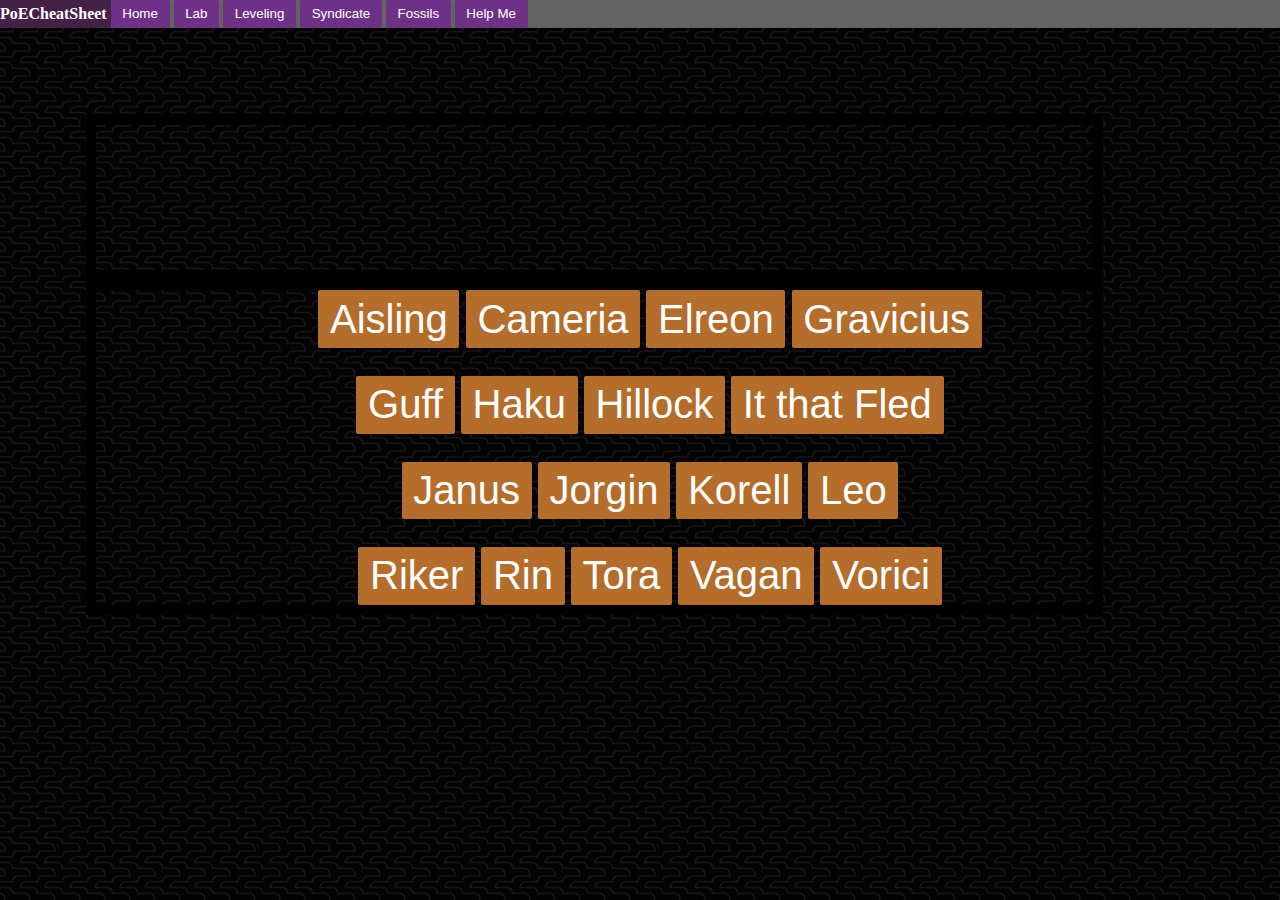
<file: syndicate2.html>
<!DOCTYPE html>
<html>

<head>
    <title>Syndicate</title>
    <link rel="stylesheet" href="./styles/lab.css">
    <link rel="stylesheet" href="./styles/button.css">
    <link rel="stylesheet" href="./styles/navbar.css">
    <link rel="stylesheet" href="./styles/syndicate.css">
    
    <style>
        body {
            background: darkgrey url(./images/beanstalk-dark.png);
        }

        .button2 {
            /* default for <button>, but useful for <a> */
            display: inline-block;
            text-align: center;
            text-decoration: none;
            

            /* invisible border (will be colored on hover/focus) */
            border: solid 1px transparent;
            border-radius: 2px;

            /* size comes from text & padding (no width/height) */
            padding: 0.4em 0.8em;

            /* make sure colors have enough contrast! */
            color: #ffffff;
            background-color: #b46d2b;
        }


        .button2:hover {
            cursor: pointer;
            border-color: currentColor;
            background-color: #ffbd2d;
        }

        .button2:focus {
            color: #e22a43;
            border-color: currentColor;
            background-color: #ffffff;
        }
    </style>
    <script src="./scripts/syndicate.js"></script>
</head>

<body>
    <div class="navbar">

        <span class="navbarthing">
            PoECheatSheet
        </span>

        <button onclick="location.href='./index.html'"> Home</button>
        <button onclick="location.href='./lab.html'">Lab</button>
        <button onclick="location.href='./leveling.html'">Leveling</button>
        <button onclick="location.href='./syndicate.html'">Syndicate</button>
        <button onclick="location.href='./fossils.html'">Fossils</button>
        <button onclick="location.href='./help.html'"> Help Me</button>
    </div>

    <div class="box">

        
        
        
        <div class="flex-container">
            <div class="images" id="selectedMembers">
                <div class="syndicate-button">
                    <div class="button-image inline-block" id="member1">&nbsp;</div>
                </div>
              <!---->  <div class="syndicate-button">
                    <div class="button-image inline-block" id="member2">&nbsp;</div>
                </div>
                <div class="syndicate-button">
                    <div class="button-image inline-block" id="member3">&nbsp;</div>
                </div>
                <div class="syndicate-button">
                <div class="button-image inline-block" id="member4">&nbsp;</div>
            </div>
        </div>
    </div>
    
    <div class="flex-container">
        <div id="images" class="images">
            <button class="button2" title="Aisling">
                <span class="button-text">Aisling</span>
            </button>
            <button class="button2" title="Cameria">
                <span class="button-text">Cameria</span>
            </button>
            <button class="button2" title="Elreon">
                <span class="button-text">Elreon</span>
            </button>
            <button class="button2" title="Gravicius">
                <span class="button-text">Gravicius</span>
            </button>

            <br>
            <br>
            
            <button class="button2" title="Guff">
                <span class="button-text">Guff</span>
            </button>
            
            <button class="button2" title="Haku">
                <span class="button-text">Haku</span>
            </button>
            <button class="button2" title="Hillock">
                <span class="button-text">Hillock</span>
            </button>
            <button class="button2" title="It that Fled">
                <span class="button-text">It that Fled</span>
            </button>

            <br>
            <br>
            
            <button class="button2" title="Janus">
                <span class="button-text">Janus</span>
            </button>
            <button class="button2" title="Jorgin">
                <span class="button-text">Jorgin</span>
            </button>
            <button class="button2" title="Korell">
                <span class="button-text">Korell</span>
            </button>
            <button class="button2" title="Leo">
                <span class="button-text">Leo</span>
            </button>

            <br>
            <br>
            
            <button class="button2" title="Riker">
                <span class="button-text">Riker</span>
            </button>
            <button class="button2" title="Rin">
                <span class="button-text">Rin</span>
            </button>
            <button class="button2" title="Tora">
                <span class="button-text">Tora</span>
            </button>
            <button class="button2" title="Vagan">
                <span class="button-text">Vagan</span>
            </button>
            <button class="button2" title="Vorici">
                <span class="button-text">Vorici</span>
            </button>
        </div>
    </div>
</div>
</body>

</html>
</file>
<file: styles/lab.css>
body {
  background: url(./images/beanstalk-dark.png);
  /* Add Background Image to body class in each page's css/style. Use this as reference. */
  background-color: rgba(28, 97, 82, 0.733);
  color: rgb(255, 255, 255);
  font-weight: bold;
  margin-top: 4vh;
}
/* Body Class does get inherited, just not the background. */

/* <img src="name.jpg" alt="Name"> */

.box {
  background: rgba(10, 10, 10, 0);
  border: 15px solid rgba(32, 32, 32, 0);
  padding: 5%;
  text-align: center;
  font-size: 25px;
  font-weight: bold;
  height: 70vh;
}
</file>
<file: styles/button.css>
button {
  /* default for <button>, but useful for <a> */
  display: inline-block;
  text-align: center;
  text-decoration: none;

  /* invisible border (will be colored on hover/focus) */
  border: solid 1px transparent;
  border-radius: 2px;

  /* size comes from text & padding (no width/height) */
  padding: 0.4em 0.8em;

  /* make sure colors have enough contrast! */
  color: #ffffff;
  background-color: #6f3188;
}


button:hover{
  cursor: pointer;
  border-color: currentColor;
  background-color: #9555af;
}
button:focus {
  color: #9555af;
  border-color: currentColor;
  background-color: #ffffff;
}
</file>
<file: styles/navbar.css>
.navbar {
  position: fixed;
  top: 0;
  left: 0;
  background-color: rgb(99, 99, 99);
  right: 0;
  min-height: 3vh;
}

.navbarthing {
  background-color: rgba(53, 0, 58, 0.664);
  min-height: 3vh;
  color: rgb(255, 255, 255);
  padding-bottom: 0.7vh;
  padding-top: 1.5vh;
}
/* 

 

    <div class="navbar">

        <span class="navbarthing">
            PoECheatSheet
        </span>

        <button onclick="location.href='./index.html'"> Home</button>
        <button onclick="location.href='./lab.html'">Lab</button>
        <button onclick="location.href='./leveling.html'">Leveling</button>
        <button onclick="location.href='./syndicate.html'">Syndicate</button>
        <button onclick="location.href='./delve.html'">Delve </button>
        <button onclick="location.href='./help.html'"> Help Me </button>
    </div>
    </div>
*/
</file>
<file: styles/gridtest.css>
body {
    height: 100vh;
    margin: 0%;
    background: url('./images2/beanstalk-dark.png');
}

.parent {
    display: grid;
    grid-template-columns:1.15fr 1fr 1fr .3fr ;
    grid-template-rows: .5fr 1fr 1fr 1fr .5fr;
    height: 100vh;
    margin: 2em;
    grid-template-areas:
    "left header header right"
    "left main main right"
    "left main main right"
    "left main main right"
    "left footer footer right";
}

.header {
    grid-area: header;
    background: rgba(66, 82, 72, 0.8);
    text-align: center;
    border-style: ridge;
    border-top-color: olivedrab;
    border-bottom: transparent;
    border-left: transparent;
    border-right: transparent;
   
}

.left {
    grid-area: left;
    background: url('./Capture.PNG') no-repeat;
    background-size: cover;
    border-style: ridge;
    border-color:  olivedrab;
}

.main {
    grid-area: main;
    background: rgba(87, 87, 87, 0.548);
    place-items: center;
    display: grid;
    grid-template-columns: 1fr 1fr;
    grid-template-rows: 1fr 1fr;
    grid-template-areas: 
    "m1 m2"
    "m3 m4";
    color: papayawhip;
}

.right {
    grid-area: right;
    background: rgba(59, 85, 75, 0.658);
    display: grid;
    grid-template-rows: repeat(12, 1fr);
    grid-template-columns: 1fr 1fr 1fr;
    place-items: center;
    border-style: ridge;
    border-color: olivedrab;
}

.footer {
    grid-area: footer;
    color: papayawhip;
    display: grid;
    place-items: center;
    text-align: center;
    background: rgba(87, 87, 87, 0.548);
    border-bottom-style: ridge;
    border-bottom-color: olivedrab;
}

.box {
 text-align: center;

 grid-column: 2 / 3;

}



.m1 {
    max-width: 46ch;
}

.m2 {
    max-width: 46ch;
}

.m3 {
    max-width: 46ch;
}

.m4 {
    max-width: 46ch;
}
</file>
<file: styles/button2.css>
button {
  /* default for <button>, but useful for <a> */
display: inline-block;
text-align: center;
text-decoration: none;
min-width: 100px;

/* invisible border (will be colored on hover/focus) */
border: solid 1px transparent;
border-radius: 2px;

/* size comes from text & padding (no width/height) */
padding: 0.4em 0.8em;
margin: 10px;

/* make sure colors have enough contrast! */
color: #ffffff;
background-color: #6f3188;
}

button:hover{
  cursor: pointer;
  border-color: currentColor;
  background-color: #9555af;
}
button:focus {
  color: #9555af;
  border-color: currentColor;
  background-color: #ffffff;
}
</file>
<file: styles/table.css>
table,
th,
td {
  border: 1px solid rgb(255, 255, 255);
  background-color: rgba(55, 233, 174, 0.192);
  border-collapse: collapse;
}

th,
td {
  padding: 15px;
  text-align: center;
}

table.center {
  margin-left: auto;
  margin-right: auto;
}
</file>
<file: styles/syndicate.css>
.images {
    text-align: center;
    width: 80%;
    padding-left: 10%;
    border: black, 10px solid;
}

.flex-container {
    display: flex;
}

.syndicate-button {
    margin: 5px;
    border-radius: 5px;
    display: inline-block;
    padding: 6vh;
    /*min-width: 14vw;*/
    /* Make button unselectable by dragging around it*/
    user-select: none;
    -moz-user-select: none;
    -khtml-user-select: none;
    -webkit-user-select: none;
    -o-user-select: none;
}

.min-14 {
    min-width: 14vw;
}

.button-image {
    display: inline;
}

.button-text {
    font-family: Arial, sans-serif;
    font-size: 3em;
}

.syndicate-button:focus {
    background-color: #6f3188 !important;
    color: #ffffff;
    /* Remove blue area surrounding button on click */
    outline-style: none;
    box-shadow: none;
    border-color: transparent;
}

.inline-block {
    display: inline-block
}
</file>
